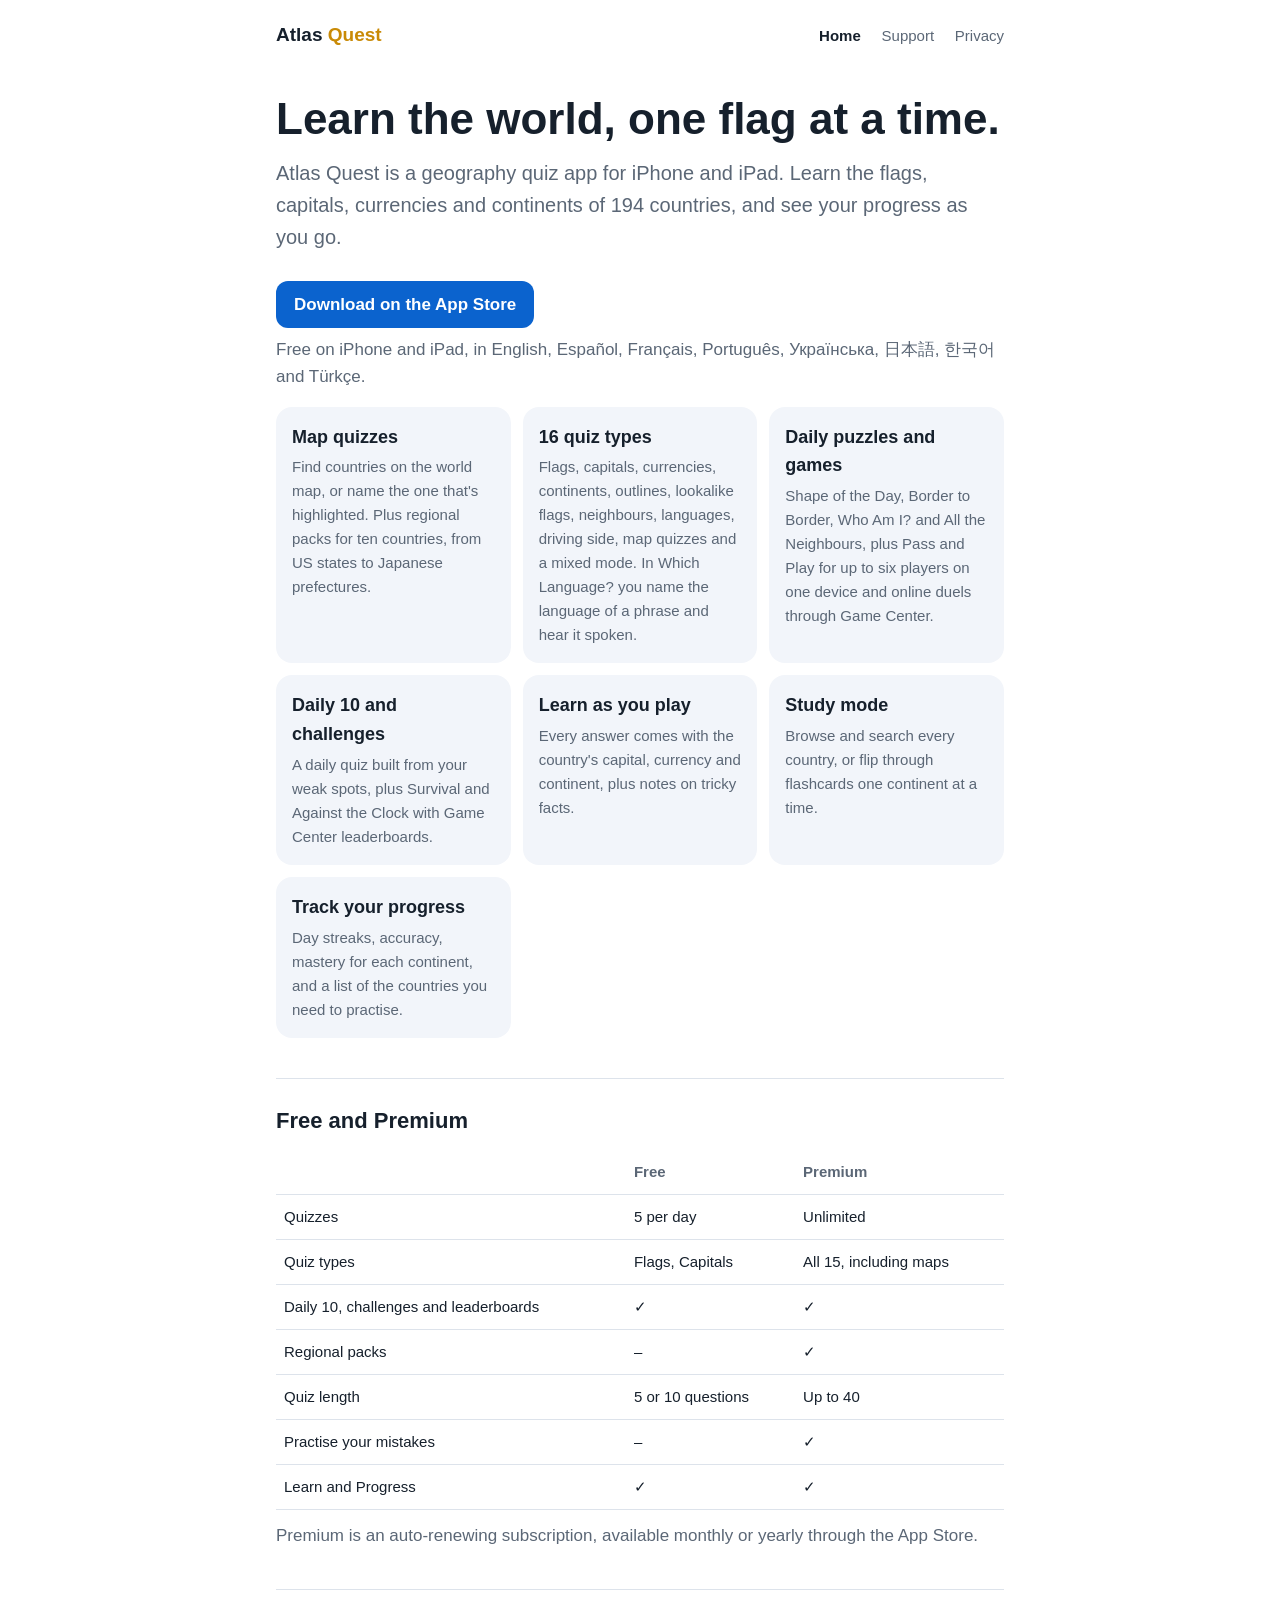
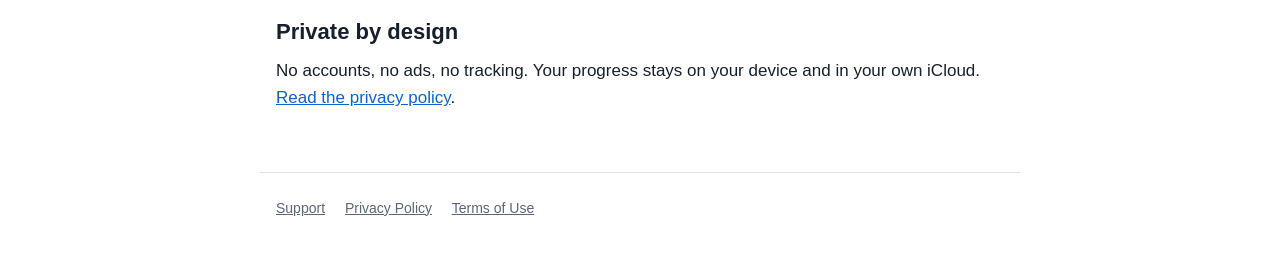
<file: index.html>
<!DOCTYPE html>
<html lang="en">
<head>
<meta charset="utf-8">
<meta name="viewport" content="width=device-width, initial-scale=1">
<meta name="apple-itunes-app" content="app-id=6816194540">
<title>Atlas Quest</title>
<meta name="description" content="Atlas Quest is a geography quiz app for iPhone and iPad. Learn the flags, capitals, currencies and continents of 194 countries.">
<link rel="icon" href="data:image/svg+xml,<svg xmlns='http://www.w3.org/2000/svg' viewBox='0 0 100 100'><text y='.9em' font-size='90'>🌍</text></svg>">
<link rel="stylesheet" href="style.css">
</head>
<body>
<header>
  <a class="brand" href="./">Atlas <span>Quest</span></a>
  <nav>
    <a href="./" aria-current="page">Home</a>
    <a href="support.html">Support</a>
    <a href="privacy.html">Privacy</a>
  </nav>
</header>
<main>
  <h1>Learn the world, one flag at a time.</h1>
  <p class="lead">Atlas Quest is a geography quiz app for iPhone and iPad. Learn the flags, capitals, currencies and continents of 194 countries, and see your progress as you go.</p>
  <a class="badge" href="https://apps.apple.com/app/atlas-quest-geography-quiz/id6816194540">Download on the App Store</a>
  <p class="muted">Free on iPhone and iPad, in English, Español, Français, Português, Українська, 日本語, 한국어 and Türkçe.</p>

  <div class="grid">
    <div class="card">
      <h3>Map quizzes</h3>
      <p>Find countries on the world map, or name the one that's highlighted. Plus regional packs for ten countries, from US states to Japanese prefectures.</p>
    </div>
    <div class="card">
      <h3>16 quiz types</h3>
      <p>Flags, capitals, currencies, continents, outlines, lookalike flags, neighbours, languages, driving side, map quizzes and a mixed mode. In Which Language? you name the language of a phrase and hear it spoken.</p>
    </div>
    <div class="card">
      <h3>Daily puzzles and games</h3>
      <p>Shape of the Day, Border to Border, Who Am I? and All the Neighbours, plus Pass and Play for up to six players on one device and online duels through Game Center.</p>
    </div>
    <div class="card">
      <h3>Daily 10 and challenges</h3>
      <p>A daily quiz built from your weak spots, plus Survival and Against the Clock with Game Center leaderboards.</p>
    </div>
    <div class="card">
      <h3>Learn as you play</h3>
      <p>Every answer comes with the country's capital, currency and continent, plus notes on tricky facts.</p>
    </div>
    <div class="card">
      <h3>Study mode</h3>
      <p>Browse and search every country, or flip through flashcards one continent at a time.</p>
    </div>
    <div class="card">
      <h3>Track your progress</h3>
      <p>Day streaks, accuracy, mastery for each continent, and a list of the countries you need to practise.</p>
    </div>
  </div>

  <h2>Free and Premium</h2>
  <table>
    <thead>
      <tr><th></th><th>Free</th><th>Premium</th></tr>
    </thead>
    <tbody>
      <tr><td>Quizzes</td><td>5 per day</td><td>Unlimited</td></tr>
      <tr><td>Quiz types</td><td>Flags, Capitals</td><td>All 15, including maps</td></tr>
      <tr><td>Daily 10, challenges and leaderboards</td><td>✓</td><td>✓</td></tr>
      <tr><td>Regional packs</td><td>–</td><td>✓</td></tr>
      <tr><td>Quiz length</td><td>5 or 10 questions</td><td>Up to 40</td></tr>
      <tr><td>Practise your mistakes</td><td>–</td><td>✓</td></tr>
      <tr><td>Learn and Progress</td><td>✓</td><td>✓</td></tr>
    </tbody>
  </table>
  <p class="muted">Premium is an auto-renewing subscription, available monthly or yearly through the App Store.</p>

  <h2>Private by design</h2>
  <p>No accounts, no ads, no tracking. Your progress stays on your device and in your own iCloud. <a href="privacy.html">Read the privacy policy</a>.</p>
</main>
<footer>
  <a href="support.html">Support</a>
  <a href="privacy.html">Privacy Policy</a>
  <a href="https://www.apple.com/legal/internet-services/itunes/dev/stdeula/">Terms of Use</a>
</footer>
</body>
</html>
</file>
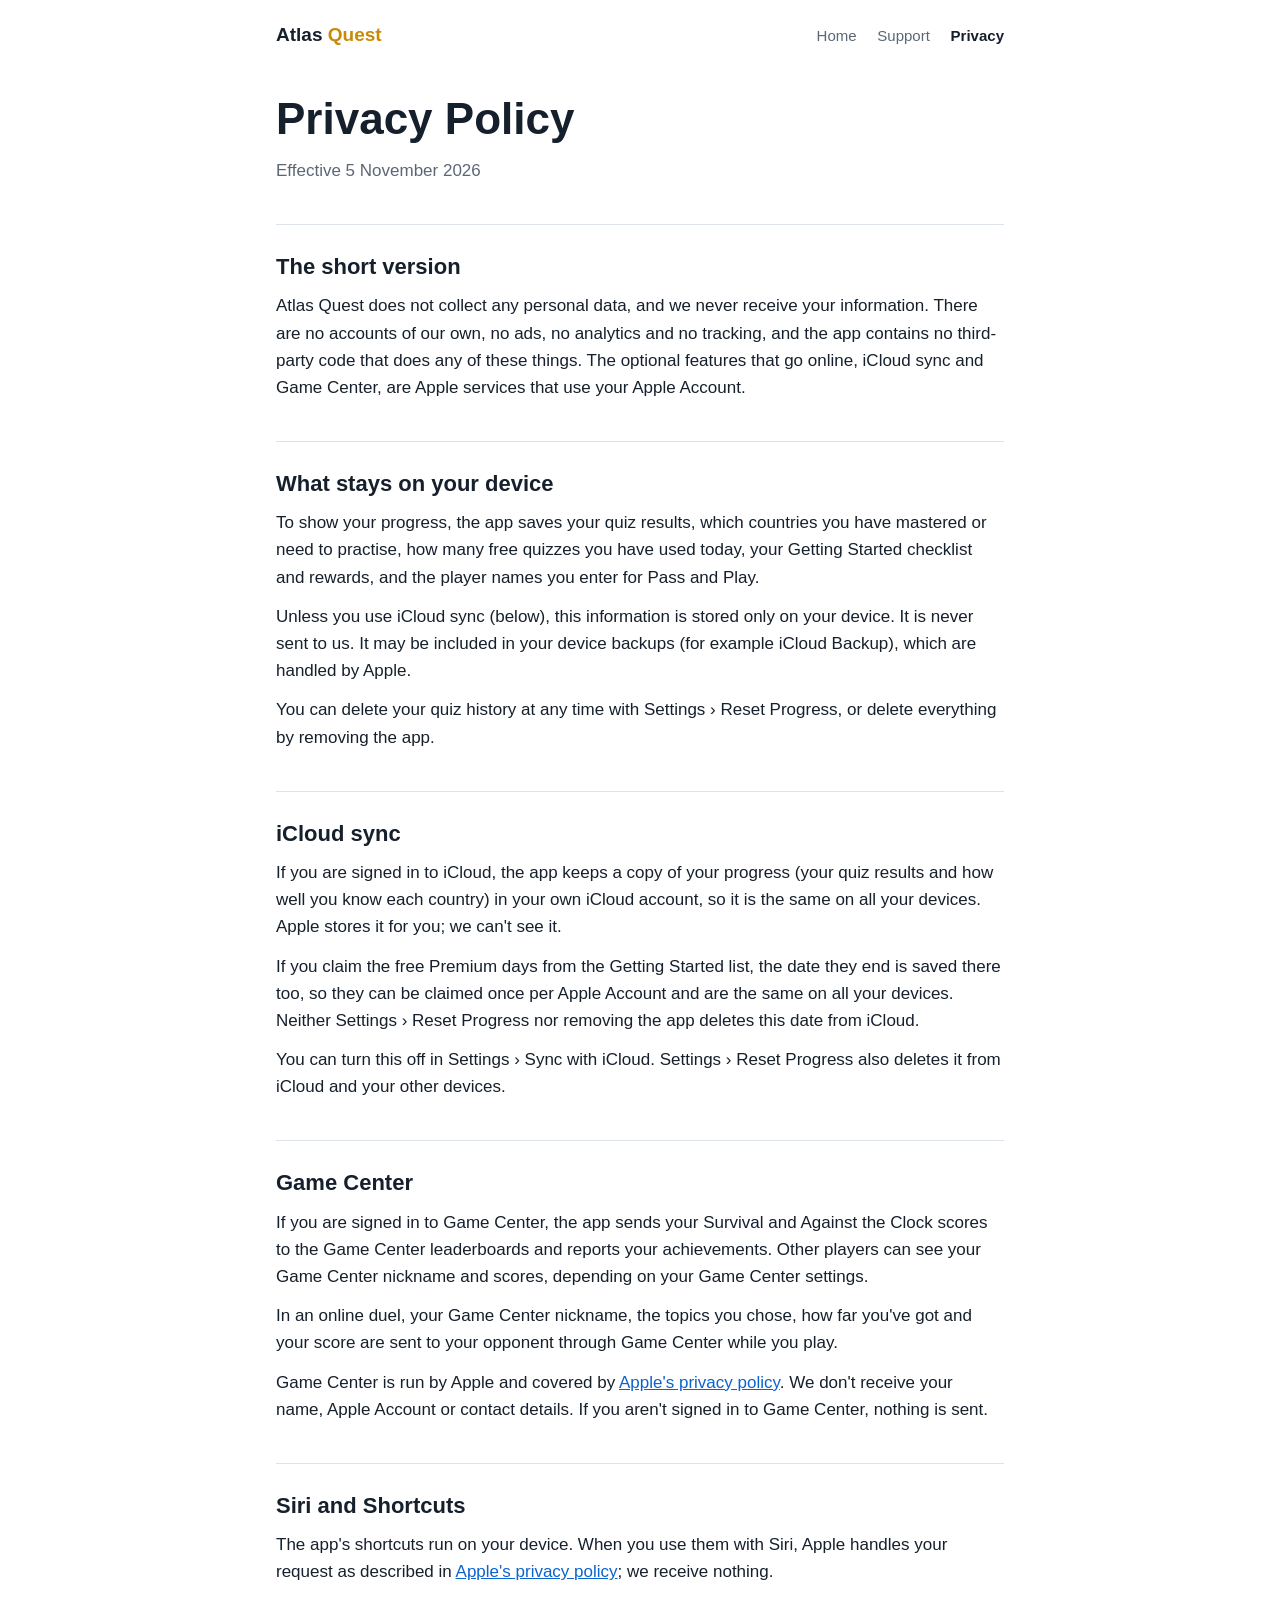
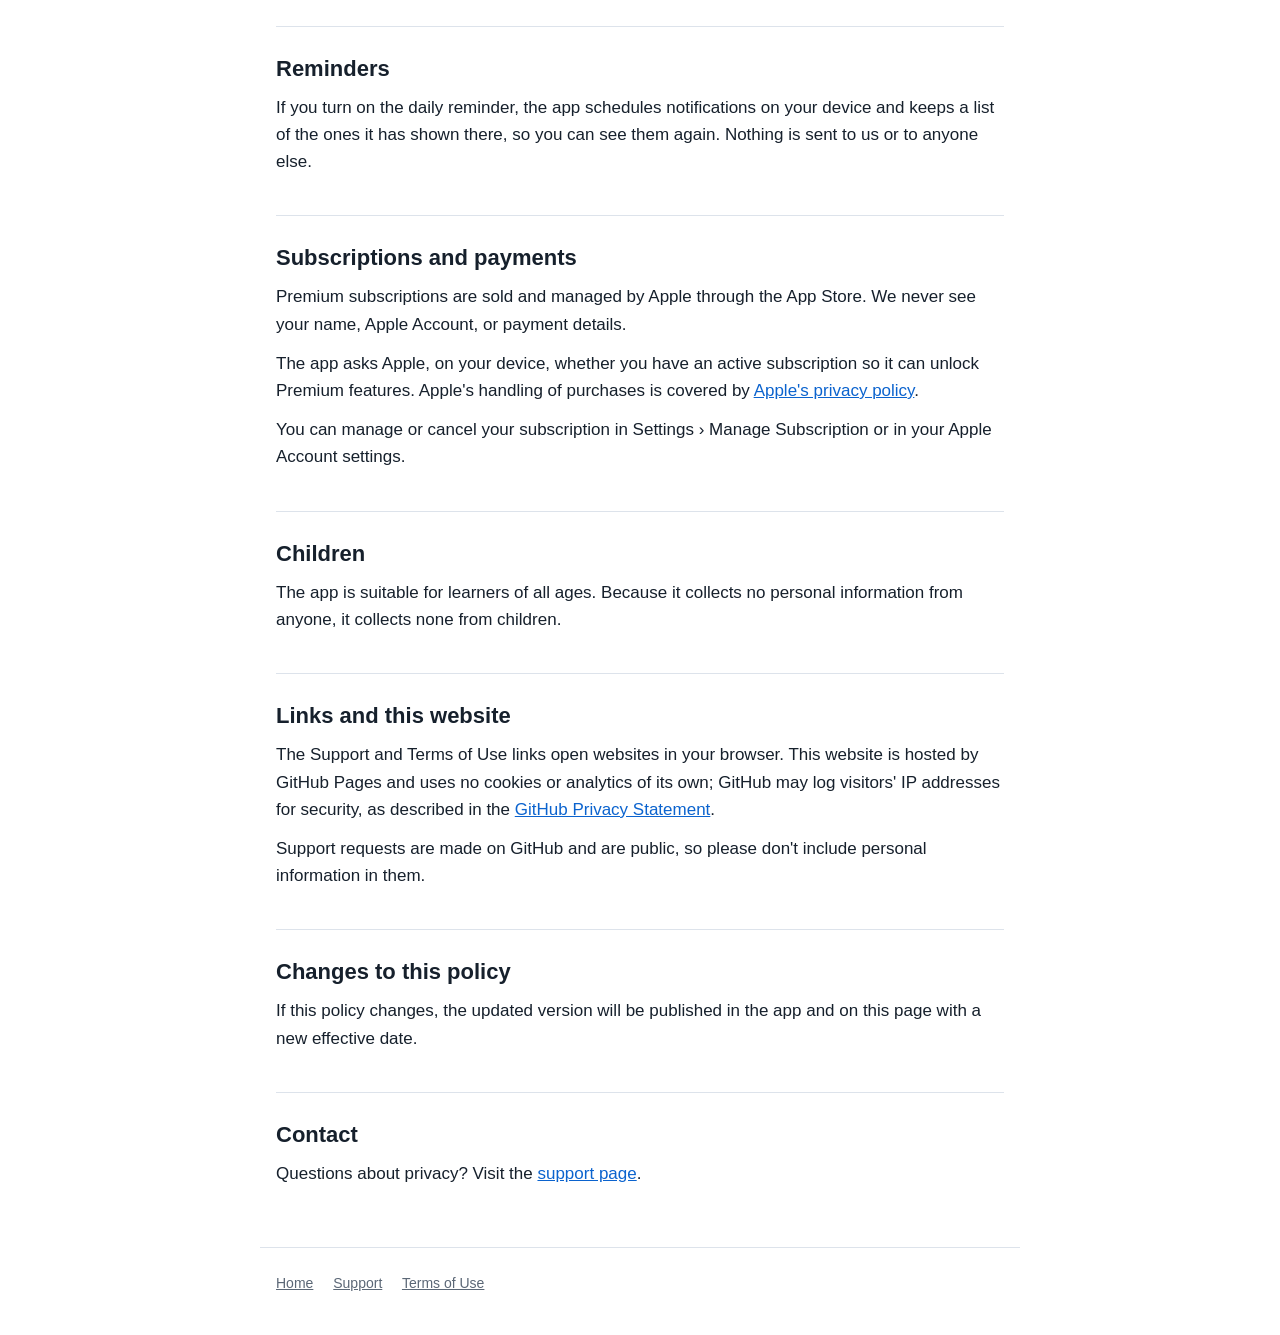
<file: privacy.html>
<!DOCTYPE html>
<html lang="en">
<head>
<meta charset="utf-8">
<meta name="viewport" content="width=device-width, initial-scale=1">
<title>Atlas Quest Privacy Policy</title>
<meta name="description" content="Atlas Quest does not collect any personal data.">
<link rel="icon" href="data:image/svg+xml,<svg xmlns='http://www.w3.org/2000/svg' viewBox='0 0 100 100'><text y='.9em' font-size='90'>🌍</text></svg>">
<link rel="stylesheet" href="style.css">
<!-- The app shows the same policy in PrivacyPolicyView.swift. Change both together. -->
</head>
<body>
<header>
  <a class="brand" href="./">Atlas <span>Quest</span></a>
  <nav>
    <a href="./">Home</a>
    <a href="support.html">Support</a>
    <a href="privacy.html" aria-current="page">Privacy</a>
  </nav>
</header>
<main>
  <h1>Privacy Policy</h1>
  <p class="muted">Effective 5 November 2026</p>

  <h2>The short version</h2>
  <p>Atlas Quest does not collect any personal data, and we never receive your information. There are no accounts of our own, no ads, no analytics and no tracking, and the app contains no third-party code that does any of these things. The optional features that go online, iCloud sync and Game Center, are Apple services that use your Apple Account.</p>

  <h2>What stays on your device</h2>
  <p>To show your progress, the app saves your quiz results, which countries you have mastered or need to practise, how many free quizzes you have used today, your Getting Started checklist and rewards, and the player names you enter for Pass and Play.</p>
  <p>Unless you use iCloud sync (below), this information is stored only on your device. It is never sent to us. It may be included in your device backups (for example iCloud Backup), which are handled by Apple.</p>
  <p>You can delete your quiz history at any time with Settings › Reset Progress, or delete everything by removing the app.</p>

  <h2>iCloud sync</h2>
  <p>If you are signed in to iCloud, the app keeps a copy of your progress (your quiz results and how well you know each country) in your own iCloud account, so it is the same on all your devices. Apple stores it for you; we can't see it.</p>
  <p>If you claim the free Premium days from the Getting Started list, the date they end is saved there too, so they can be claimed once per Apple Account and are the same on all your devices. Neither Settings › Reset Progress nor removing the app deletes this date from iCloud.</p>
  <p>You can turn this off in Settings › Sync with iCloud. Settings › Reset Progress also deletes it from iCloud and your other devices.</p>
  <h2>Game Center</h2>
  <p>If you are signed in to Game Center, the app sends your Survival and Against the Clock scores to the Game Center leaderboards and reports your achievements. Other players can see your Game Center nickname and scores, depending on your Game Center settings.</p>
  <p>In an online duel, your Game Center nickname, the topics you chose, how far you've got and your score are sent to your opponent through Game Center while you play.</p>
  <p>Game Center is run by Apple and covered by <a href="https://www.apple.com/legal/privacy/">Apple's privacy policy</a>. We don't receive your name, Apple Account or contact details. If you aren't signed in to Game Center, nothing is sent.</p>
  <h2>Siri and Shortcuts</h2>
  <p>The app's shortcuts run on your device. When you use them with Siri, Apple handles your request as described in <a href="https://www.apple.com/legal/privacy/">Apple's privacy policy</a>; we receive nothing.</p>
  <h2>Reminders</h2>
  <p>If you turn on the daily reminder, the app schedules notifications on your device and keeps a list of the ones it has shown there, so you can see them again. Nothing is sent to us or to anyone else.</p>
  <h2>Subscriptions and payments</h2>
  <p>Premium subscriptions are sold and managed by Apple through the App Store. We never see your name, Apple Account, or payment details.</p>
  <p>The app asks Apple, on your device, whether you have an active subscription so it can unlock Premium features. Apple's handling of purchases is covered by <a href="https://www.apple.com/legal/privacy/">Apple's privacy policy</a>.</p>
  <p>You can manage or cancel your subscription in Settings › Manage Subscription or in your Apple Account settings.</p>


<h2>Children</h2>
  <p>The app is suitable for learners of all ages. Because it collects no personal information from anyone, it collects none from children.</p>

  <h2>Links and this website</h2>
  <p>The Support and Terms of Use links open websites in your browser. This website is hosted by GitHub Pages and uses no cookies or analytics of its own; GitHub may log visitors' IP addresses for security, as described in the <a href="https://docs.github.com/en/site-policy/privacy-policies/github-general-privacy-statement">GitHub Privacy Statement</a>.</p>
  <p>Support requests are made on GitHub and are public, so please don't include personal information in them.</p>

  <h2>Changes to this policy</h2>
  <p>If this policy changes, the updated version will be published in the app and on this page with a new effective date.</p>

  <h2>Contact</h2>
  <p>Questions about privacy? Visit the <a href="support.html">support page</a>.</p>
</main>
<footer>
  <a href="./">Home</a>
  <a href="support.html">Support</a>
  <a href="https://www.apple.com/legal/internet-services/itunes/dev/stdeula/">Terms of Use</a>
</footer>
</body>
</html>
</file>
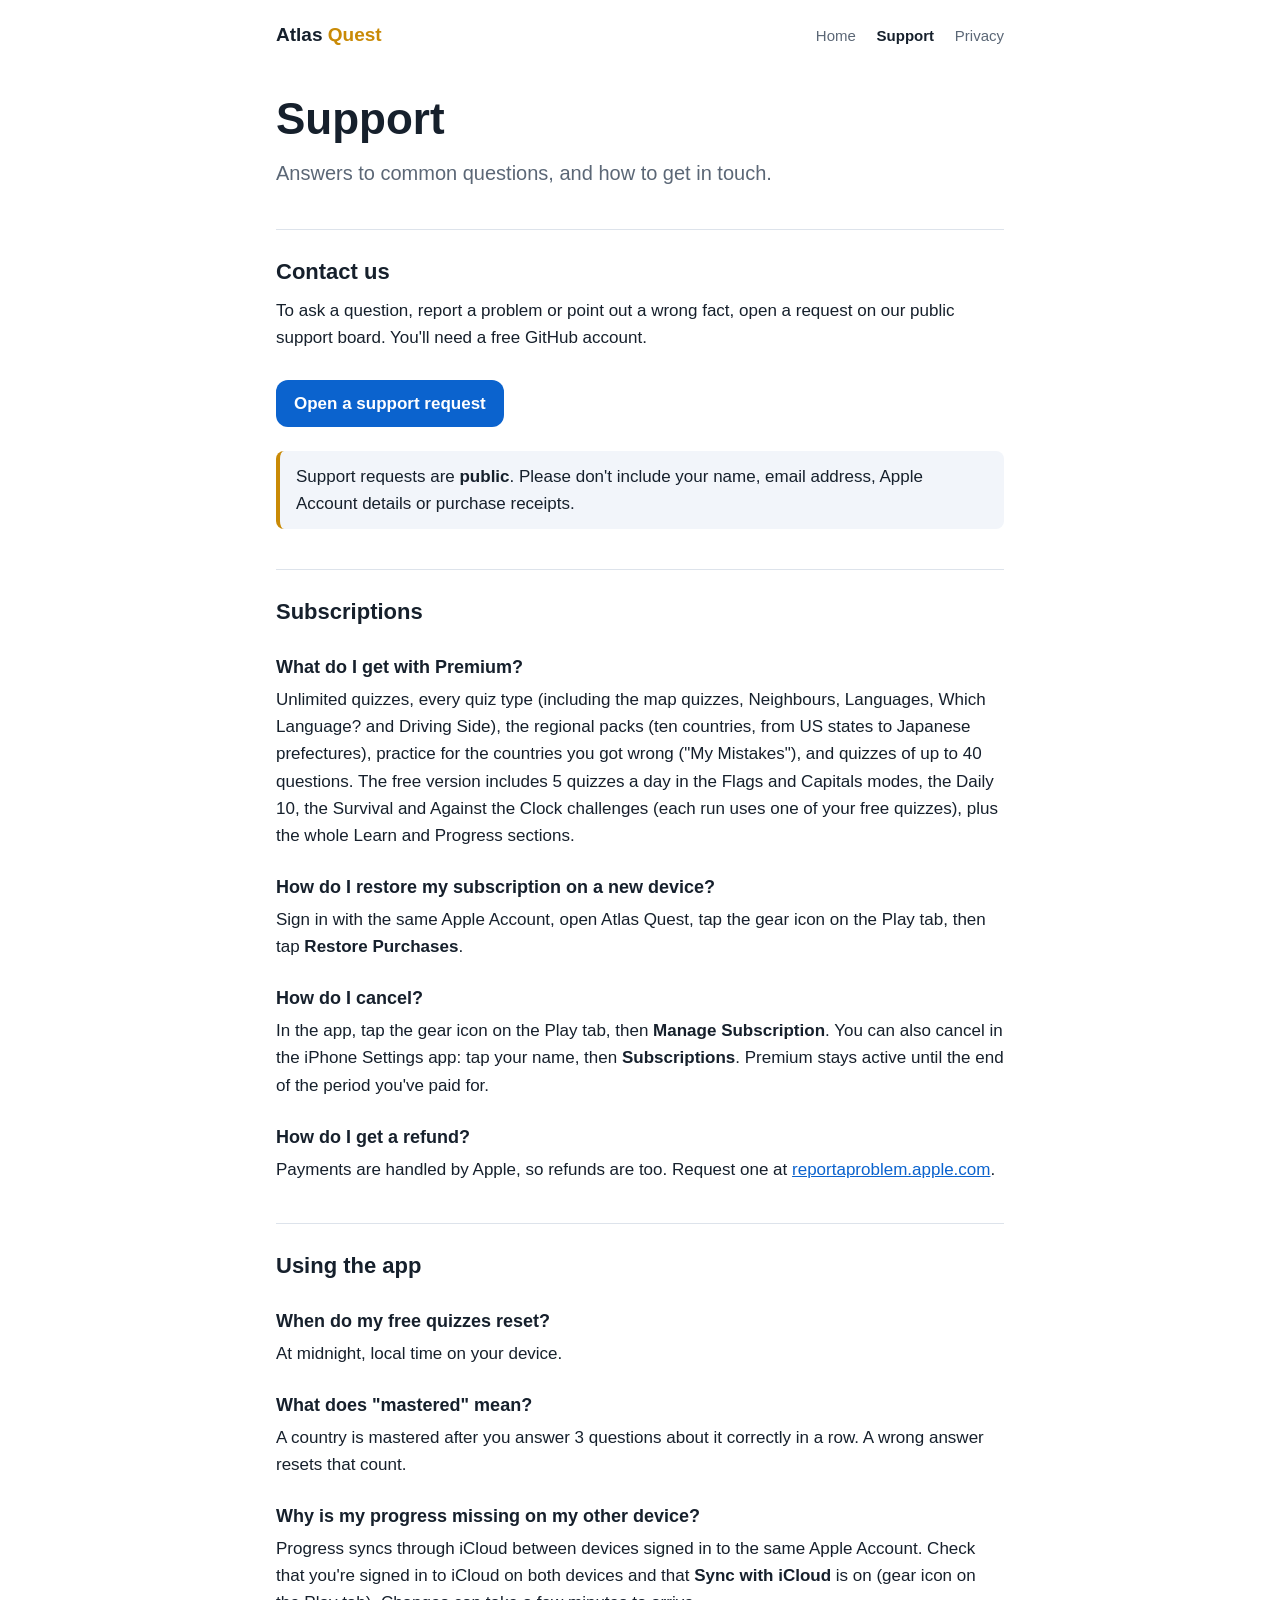
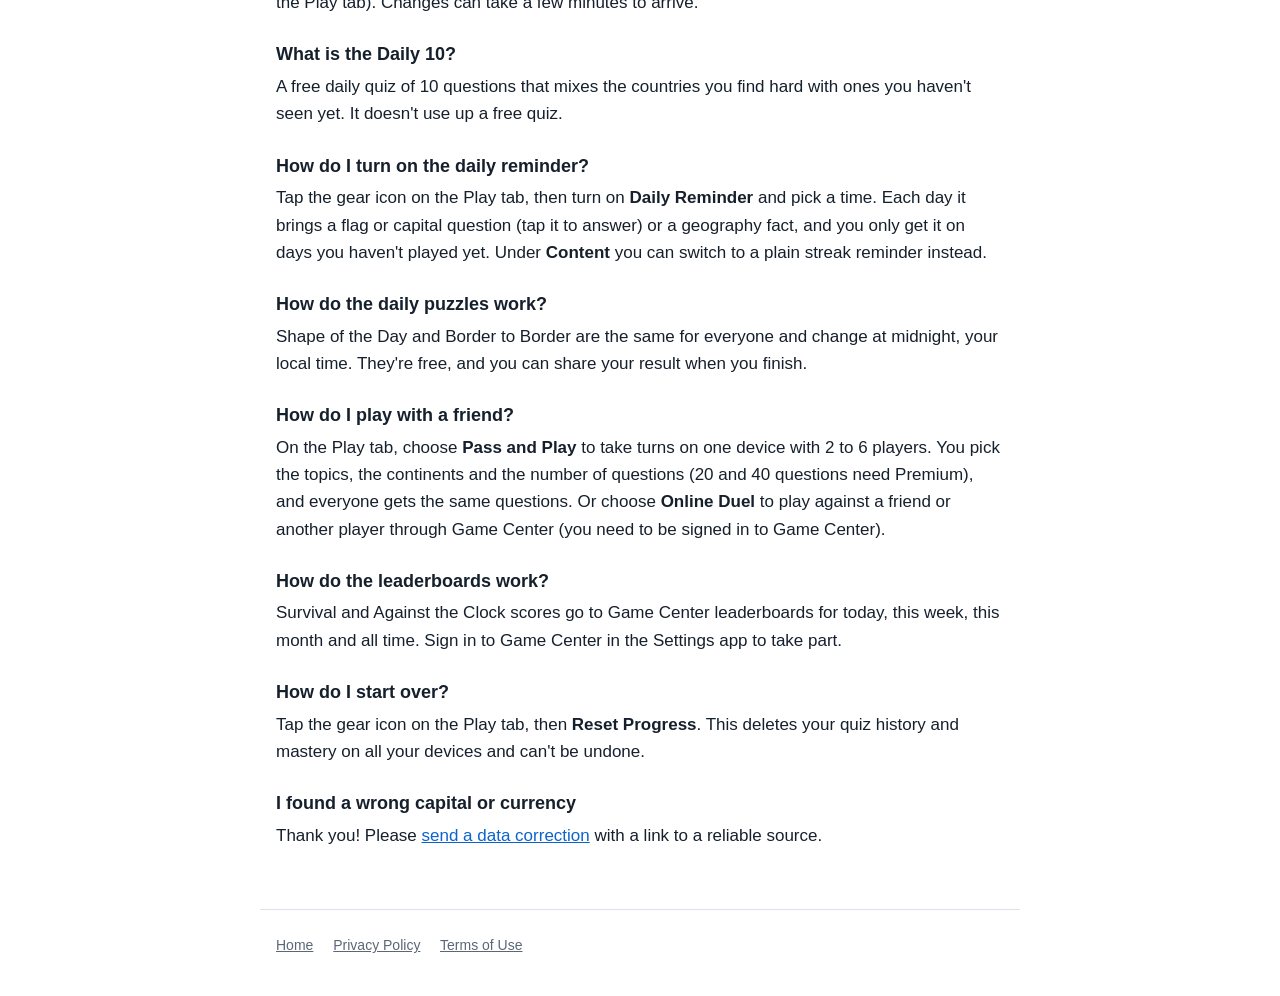
<file: support.html>
<!DOCTYPE html>
<html lang="en">
<head>
<meta charset="utf-8">
<meta name="viewport" content="width=device-width, initial-scale=1">
<title>Atlas Quest Support</title>
<meta name="description" content="Help with Atlas Quest: subscriptions, restoring purchases, progress and contacting support.">
<link rel="icon" href="data:image/svg+xml,<svg xmlns='http://www.w3.org/2000/svg' viewBox='0 0 100 100'><text y='.9em' font-size='90'>🌍</text></svg>">
<link rel="stylesheet" href="style.css">
</head>
<body>
<header>
  <a class="brand" href="./">Atlas <span>Quest</span></a>
  <nav>
    <a href="./">Home</a>
    <a href="support.html" aria-current="page">Support</a>
    <a href="privacy.html">Privacy</a>
  </nav>
</header>
<main>
  <h1>Support</h1>
  <p class="lead">Answers to common questions, and how to get in touch.</p>

  <h2>Contact us</h2>
  <p>To ask a question, report a problem or point out a wrong fact, open a request on our public support board. You'll need a free GitHub account.</p>
  <a class="badge" href="https://github.com/MarinaTokareva/atlas_quest/issues/new/choose">Open a support request</a>
  <div class="note">Support requests are <strong>public</strong>. Please don't include your name, email address, Apple Account details or purchase receipts.</div>

  <h2>Subscriptions</h2>

  <h3>What do I get with Premium?</h3>
  <p>Unlimited quizzes, every quiz type (including the map quizzes, Neighbours, Languages, Which Language? and Driving Side), the regional packs (ten countries, from US states to Japanese prefectures), practice for the countries you got wrong ("My Mistakes"), and quizzes of up to 40 questions. The free version includes 5 quizzes a day in the Flags and Capitals modes, the Daily 10, the Survival and Against the Clock challenges (each run uses one of your free quizzes), plus the whole Learn and Progress sections.</p>

  <h3>How do I restore my subscription on a new device?</h3>
  <p>Sign in with the same Apple Account, open Atlas Quest, tap the gear icon on the Play tab, then tap <strong>Restore Purchases</strong>.</p>

  <h3>How do I cancel?</h3>
  <p>In the app, tap the gear icon on the Play tab, then <strong>Manage Subscription</strong>. You can also cancel in the iPhone Settings app: tap your name, then <strong>Subscriptions</strong>. Premium stays active until the end of the period you've paid for.</p>

  <h3>How do I get a refund?</h3>
  <p>Payments are handled by Apple, so refunds are too. Request one at <a href="https://reportaproblem.apple.com">reportaproblem.apple.com</a>.</p>

  <h2>Using the app</h2>

  <h3>When do my free quizzes reset?</h3>
  <p>At midnight, local time on your device.</p>

  <h3>What does "mastered" mean?</h3>
  <p>A country is mastered after you answer 3 questions about it correctly in a row. A wrong answer resets that count.</p>

  <h3>Why is my progress missing on my other device?</h3>
  <p>Progress syncs through iCloud between devices signed in to the same Apple Account. Check that you're signed in to iCloud on both devices and that <strong>Sync with iCloud</strong> is on (gear icon on the Play tab). Changes can take a few minutes to arrive.</p>

  <h3>What is the Daily 10?</h3>
  <p>A free daily quiz of 10 questions that mixes the countries you find hard with ones you haven't seen yet. It doesn't use up a free quiz.</p>

  <h3>How do I turn on the daily reminder?</h3>
  <p>Tap the gear icon on the Play tab, then turn on <strong>Daily Reminder</strong> and pick a time. Each day it brings a flag or capital question (tap it to answer) or a geography fact, and you only get it on days you haven't played yet. Under <strong>Content</strong> you can switch to a plain streak reminder instead.</p>

  <h3>How do the daily puzzles work?</h3>
  <p>Shape of the Day and Border to Border are the same for everyone and change at midnight, your local time. They're free, and you can share your result when you finish.</p>

  <h3>How do I play with a friend?</h3>
  <p>On the Play tab, choose <strong>Pass and Play</strong> to take turns on one device with 2 to 6 players. You pick the topics, the continents and the number of questions (20 and 40 questions need Premium), and everyone gets the same questions. Or choose <strong>Online Duel</strong> to play against a friend or another player through Game Center (you need to be signed in to Game Center).</p>

  <h3>How do the leaderboards work?</h3>
  <p>Survival and Against the Clock scores go to Game Center leaderboards for today, this week, this month and all time. Sign in to Game Center in the Settings app to take part.</p>

  <h3>How do I start over?</h3>
  <p>Tap the gear icon on the Play tab, then <strong>Reset Progress</strong>. This deletes your quiz history and mastery on all your devices and can't be undone.</p>

  <h3>I found a wrong capital or currency</h3>
  <p>Thank you! Please <a href="https://github.com/MarinaTokareva/atlas_quest/issues/new?template=data-correction.yml">send a data correction</a> with a link to a reliable source.</p>
</main>
<footer>
  <a href="./">Home</a>
  <a href="privacy.html">Privacy Policy</a>
  <a href="https://www.apple.com/legal/internet-services/itunes/dev/stdeula/">Terms of Use</a>
</footer>
</body>
</html>
</file>
<file: style.css>
:root {
  --bg: #ffffff;
  --surface: #f2f5fa;
  --text: #16202c;
  --muted: #5b6776;
  --accent: #0b63ce;
  --accent-text: #ffffff;
  --gold: #c98a06;
  --rule: #dde3eb;
  color-scheme: light dark;
}
@media (prefers-color-scheme: dark) {
  :root {
    --bg: #0b1118;
    --surface: #151e29;
    --text: #eef2f7;
    --muted: #9aa7b6;
    --accent: #4b9bff;
    --accent-text: #06101c;
    --gold: #f2b53a;
    --rule: #25303d;
  }
}
* { box-sizing: border-box; }
body {
  margin: 0;
  background: var(--bg);
  color: var(--text);
  font: 17px/1.6 -apple-system, BlinkMacSystemFont, "Segoe UI", Roboto, Helvetica, Arial, sans-serif;
}
a { color: var(--accent); }
header, main, footer { max-width: 760px; margin: 0 auto; padding: 0 16px; }
header {
  display: flex; align-items: center; justify-content: space-between; flex-wrap: wrap; gap: 8px;
  padding-top: 20px; padding-bottom: 20px;
}
.brand { font-weight: 700; font-size: 19px; color: var(--text); text-decoration: none; }
.brand span { color: var(--gold); }
nav a { margin-left: 16px; color: var(--muted); text-decoration: none; font-size: 15px; }
nav a:first-child { margin-left: 0; }
nav a[aria-current="page"] { color: var(--text); font-weight: 600; }
main { padding-bottom: 48px; }
h1 { font-size: clamp(30px, 6vw, 44px); line-height: 1.15; margin: 24px 0 12px; }
h2 { font-size: 22px; margin: 40px 0 8px; padding-top: 24px; border-top: 1px solid var(--rule); }
h3 { font-size: 18px; margin: 24px 0 4px; }
p { margin: 0 0 12px; }
.lead { font-size: 20px; color: var(--muted); max-width: 36em; }
.muted { color: var(--muted); }
.badge {
  display: inline-block; margin: 16px 0 8px; padding: 10px 18px; border-radius: 12px;
  background: var(--accent); color: var(--accent-text); font-weight: 600; text-decoration: none;
}
.grid { display: grid; grid-template-columns: repeat(auto-fit, minmax(210px, 1fr)); gap: 12px; margin: 16px 0; }
.card { background: var(--surface); border-radius: 16px; padding: 16px; }
.card h3 { margin-top: 0; }
.card p { margin: 0; color: var(--muted); font-size: 15px; }
table { width: 100%; border-collapse: collapse; margin: 12px 0; font-size: 15px; }
th, td { text-align: left; padding: 10px 8px; border-bottom: 1px solid var(--rule); vertical-align: top; }
th { color: var(--muted); font-weight: 600; }
.note { background: var(--surface); border-left: 4px solid var(--gold); border-radius: 8px; padding: 12px 16px; margin: 16px 0; }
footer { padding-top: 24px; padding-bottom: 40px; border-top: 1px solid var(--rule); color: var(--muted); font-size: 14px; }
footer a { color: var(--muted); margin-right: 16px; }
</file>
